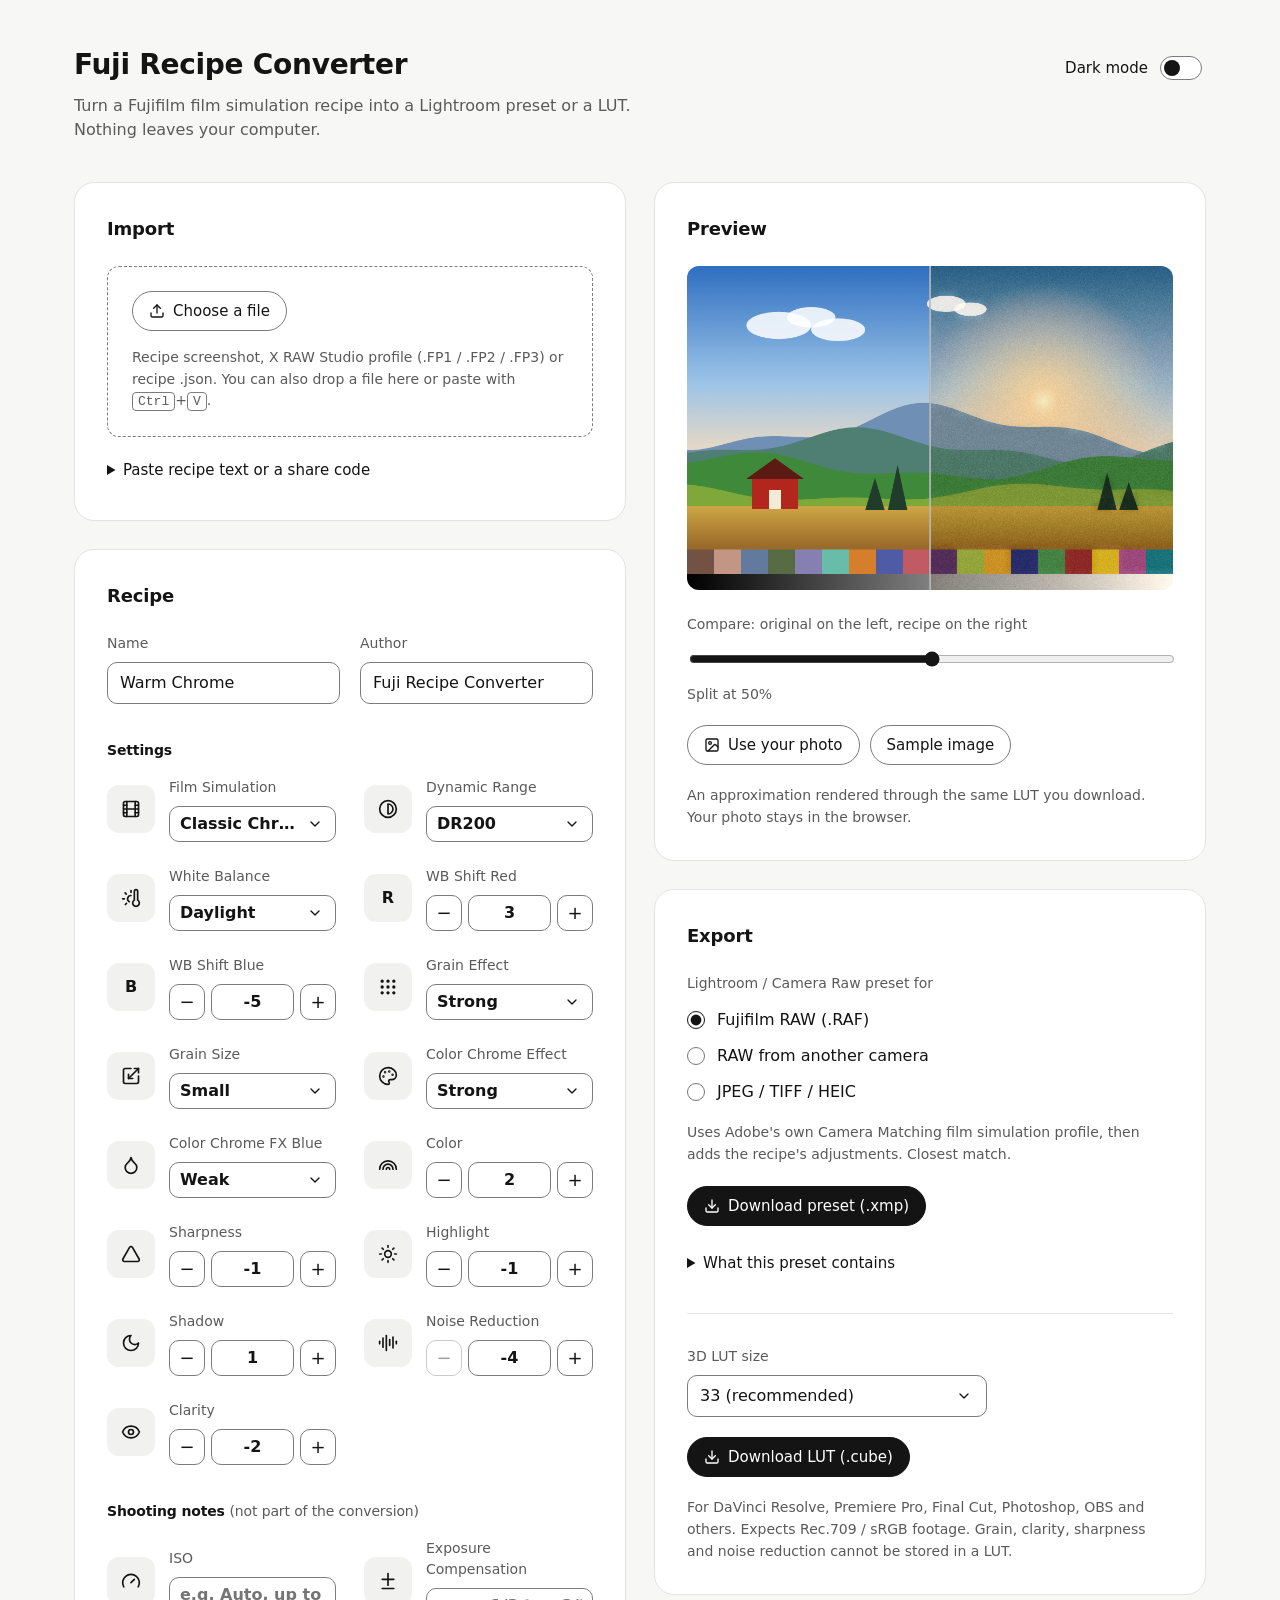
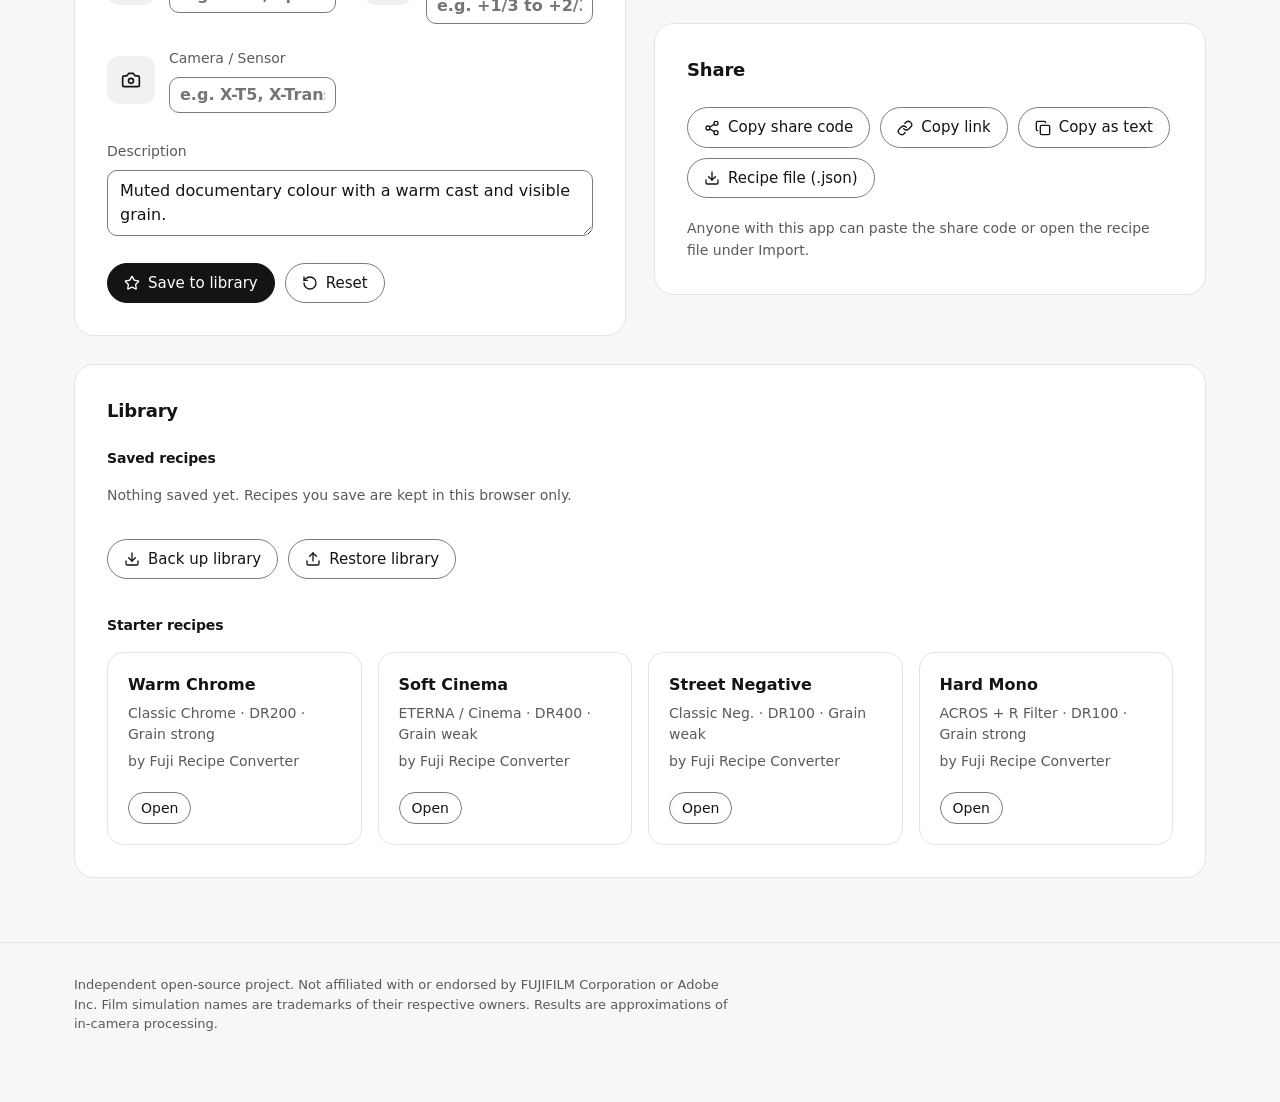
<file: index.html>
<!doctype html>
<html lang="en">
<head>
  <meta charset="utf-8">
  <meta name="viewport" content="width=device-width, initial-scale=1">
  <meta name="color-scheme" content="light dark">
  <meta name="description" content="Convert Fujifilm film simulation recipes into Lightroom presets (.xmp) and 3D LUTs (.cube). Runs entirely on your computer.">
  <title>Fuji Recipe Converter</title>
  <link rel="icon" href="data:image/svg+xml,%3Csvg xmlns='http://www.w3.org/2000/svg' viewBox='0 0 24 24'%3E%3Crect width='24' height='24' rx='6' fill='%23111'/%3E%3Ccircle cx='12' cy='12' r='5' fill='none' stroke='%23fff' stroke-width='2'/%3E%3C/svg%3E">
  <script>
    // Apply a saved theme choice before first paint (no flash). Without one, the system setting is used.
    try {
      var savedTheme = localStorage.getItem("fuji-recipe-converter.theme");
      if (savedTheme === "light" || savedTheme === "dark") document.documentElement.setAttribute("data-theme", savedTheme);
    } catch (e) { /* storage unavailable */ }
  </script>
  <link rel="stylesheet" href="css/styles.css">
</head>
<body>
  <a class="skip-link" href="#main">Skip to main content</a>

  <header class="site-header">
    <div class="wrap">
      <div>
        <h1>Fuji Recipe Converter</h1>
        <p class="lede">Turn a Fujifilm film simulation recipe into a Lightroom preset or a LUT. Nothing leaves your computer.</p>
      </div>
      <button type="button" class="theme-toggle" id="theme-toggle" role="switch" aria-checked="false">
        <span>Dark mode</span>
        <span class="track" aria-hidden="true"><span class="thumb"></span></span>
      </button>
    </div>
  </header>

  <main id="main" class="wrap layout">
    <div class="col">
      <section class="panel" aria-labelledby="h-import">
        <h2 id="h-import">Import</h2>
        <div id="dropzone" class="dropzone">
          <p>
            <button type="button" class="btn" id="btn-import-file"><span data-icon="upload"></span>Choose a file</button>
            <input type="file" id="import-file" class="visually-hidden" tabindex="-1" aria-hidden="true"
                   accept="image/*,.heic,.heif,.fp1,.fp2,.fp3,.json,.txt,.xml">
          </p>
          <p class="hint">Recipe screenshot, X RAW Studio profile (.FP1 / .FP2 / .FP3) or recipe .json. You can also drop a file here or paste with <kbd>Ctrl</kbd>+<kbd>V</kbd>.</p>
        </div>
        <details class="disclosure">
          <summary>Paste recipe text or a share code</summary>
          <label for="import-text" class="visually-hidden">Recipe text or share code</label>
          <textarea id="import-text" rows="6" spellcheck="false" placeholder="Film Simulation: Classic Chrome&#10;White Balance: Daylight, +2 Red &amp; -4 Blue&#10;Highlight: -1&#10;…"></textarea>
          <button type="button" class="btn" id="btn-import-text">Read recipe</button>
        </details>
        <p id="import-status" class="status-line" role="status"></p>
      </section>

      <section class="panel" aria-labelledby="h-recipe">
        <h2 id="h-recipe">Recipe</h2>
        <form id="recipe-form" novalidate>
          <div class="meta-grid">
            <div class="text-field">
              <label for="f-name">Name</label>
              <input type="text" id="f-name" maxlength="120" autocomplete="off">
            </div>
            <div class="text-field">
              <label for="f-author">Author</label>
              <input type="text" id="f-author" maxlength="120" autocomplete="off">
            </div>
          </div>

          <h3 class="subhead">Settings</h3>
          <div id="fields" class="fields"></div>

          <h3 class="subhead">Shooting notes <span class="muted">(not part of the conversion)</span></h3>
          <div id="fields-meta" class="fields"></div>

          <div class="text-field">
            <label for="f-notes">Description</label>
            <textarea id="f-notes" rows="2" maxlength="2000"></textarea>
          </div>

          <div class="actions">
            <button type="button" class="btn btn-primary" id="btn-save"><span data-icon="star"></span>Save to library</button>
            <button type="button" class="btn" id="btn-reset"><span data-icon="rotate-ccw"></span>Reset</button>
          </div>
        </form>
      </section>
    </div>

    <div class="col col-sticky">
      <section class="panel" aria-labelledby="h-preview">
        <h2 id="h-preview">Preview</h2>
        <div class="preview-frame">
          <canvas id="preview" width="900" height="600" role="img" aria-label="Preview image"></canvas>
        </div>
        <div class="compare">
          <label for="compare">Compare: original on the left, recipe on the right</label>
          <input type="range" id="compare" min="0" max="100" step="1" value="50" aria-describedby="compare-out">
          <output id="compare-out" for="compare"></output>
        </div>
        <div class="actions">
          <button type="button" class="btn" id="btn-photo"><span data-icon="image"></span>Use your photo</button>
          <input type="file" id="photo-file" class="visually-hidden" tabindex="-1" aria-hidden="true" accept="image/*,.heic,.heif">
          <button type="button" class="btn" id="btn-sample">Sample image</button>
        </div>
        <p class="hint">An approximation rendered through the same LUT you download. Your photo stays in the browser.</p>
      </section>

      <section class="panel" aria-labelledby="h-export">
        <h2 id="h-export">Export</h2>

        <fieldset class="choice">
          <legend>Lightroom / Camera Raw preset for</legend>
          <div id="xmp-targets"></div>
        </fieldset>
        <p id="xmp-hint" class="hint"></p>
        <div class="actions">
          <button type="button" class="btn btn-primary" id="btn-xmp"><span data-icon="download"></span>Download preset (.xmp)</button>
        </div>
        <details class="disclosure">
          <summary>What this preset contains</summary>
          <div id="xmp-details"></div>
        </details>

        <hr>

        <div class="inline-field">
          <label for="lut-size">3D LUT size</label>
          <select id="lut-size">
            <option value="17">17 (smallest file)</option>
            <option value="33" selected>33 (recommended)</option>
            <option value="65">65 (highest precision)</option>
          </select>
        </div>
        <div class="actions">
          <button type="button" class="btn btn-primary" id="btn-lut"><span data-icon="download"></span>Download LUT (.cube)</button>
        </div>
        <p class="hint">For DaVinci Resolve, Premiere Pro, Final Cut, Photoshop, OBS and others. Expects Rec.709 / sRGB footage. Grain, clarity, sharpness and noise reduction cannot be stored in a LUT.</p>
      </section>

      <section class="panel" aria-labelledby="h-share">
        <h2 id="h-share">Share</h2>
        <div class="actions">
          <button type="button" class="btn" id="btn-copy-code"><span data-icon="share-2"></span>Copy share code</button>
          <button type="button" class="btn" id="btn-copy-link"><span data-icon="link"></span>Copy link</button>
          <button type="button" class="btn" id="btn-copy-text"><span data-icon="copy"></span>Copy as text</button>
          <button type="button" class="btn" id="btn-json"><span data-icon="download"></span>Recipe file (.json)</button>
        </div>
        <p class="hint">Anyone with this app can paste the share code or open the recipe file under Import.</p>
      </section>
    </div>

    <section class="panel span-all" aria-labelledby="h-library">
      <h2 id="h-library">Library</h2>
      <h3 class="subhead">Saved recipes</h3>
      <p id="library-empty" class="hint">Nothing saved yet. Recipes you save are kept in this browser only.</p>
      <ul id="library" class="cards"></ul>
      <div class="actions">
        <button type="button" class="btn" id="btn-lib-export"><span data-icon="download"></span>Back up library</button>
        <button type="button" class="btn" id="btn-lib-import"><span data-icon="upload"></span>Restore library</button>
        <input type="file" id="lib-file" class="visually-hidden" tabindex="-1" aria-hidden="true" accept=".json">
      </div>
      <h3 class="subhead">Starter recipes</h3>
      <ul id="starters" class="cards"></ul>
    </section>
  </main>

  <footer class="site-footer">
    <div class="wrap">
      <p>Independent open-source project. Not affiliated with or endorsed by FUJIFILM Corporation or Adobe Inc. Film simulation names are trademarks of their respective owners. Results are approximations of in-camera processing.</p>
    </div>
  </footer>

  <div id="toast" class="toast" role="status" aria-live="polite"></div>

  <script src="js/data.js"></script>
  <script src="js/icons.js"></script>
  <script src="js/engine.js"></script>
  <script src="js/export.js"></script>
  <script src="js/parser.js"></script>
  <script src="js/app.js"></script>
</body>
</html>
</file>
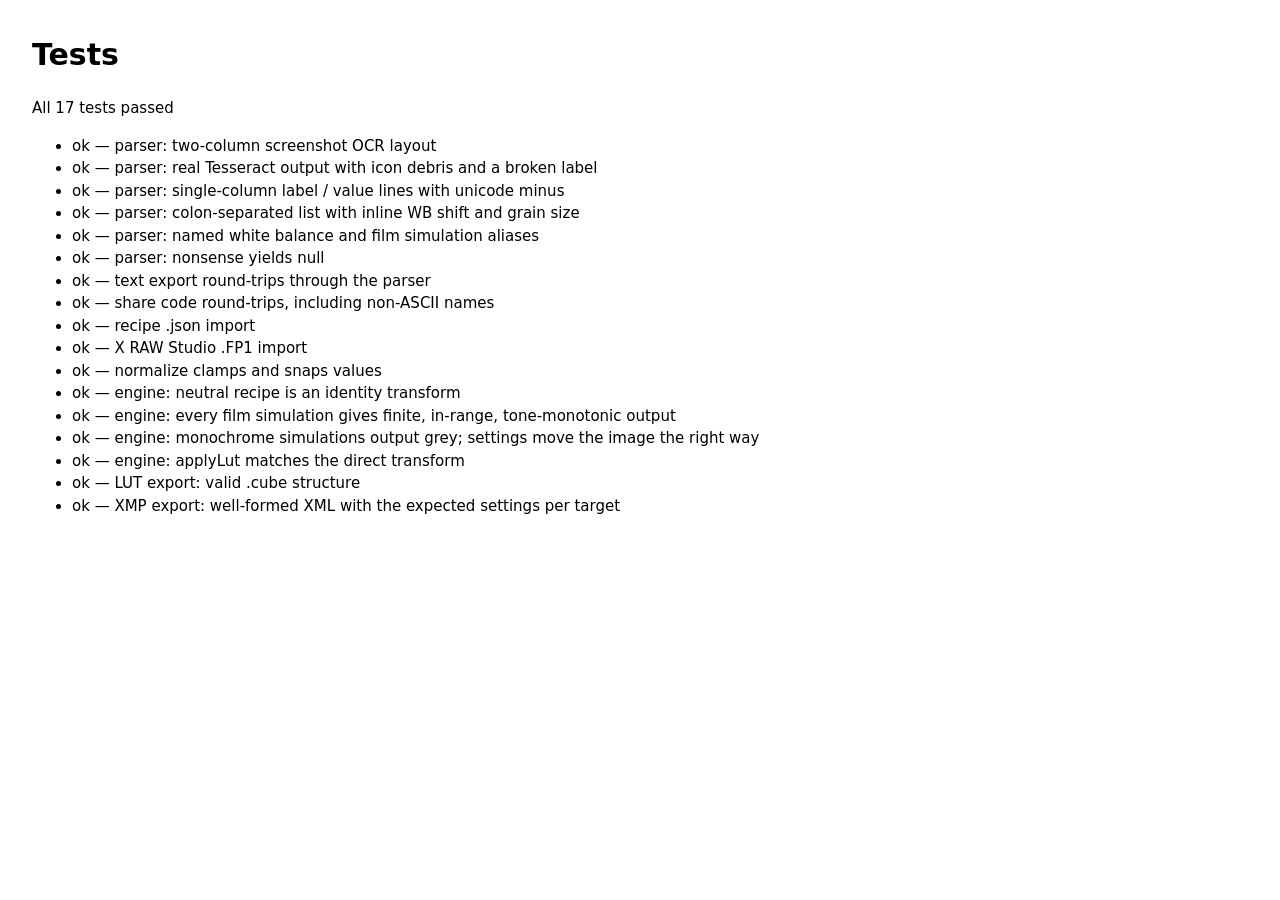
<file: tests/tests.html>
<!doctype html>
<html lang="en">
<head>
  <meta charset="utf-8">
  <title>Fuji Recipe Converter — tests</title>
  <style>
    body { font: 15px/1.5 system-ui, sans-serif; margin: 32px; }
    li.fail { font-weight: 700; }
    li.fail::before { content: "FAIL — "; }
    li.pass::before { content: "ok — "; }
  </style>
</head>
<body>
  <h1>Tests</h1>
  <p id="summary" role="status">Running…</p>
  <ul id="log"></ul>

  <script src="../js/data.js"></script>
  <script src="../js/engine.js"></script>
  <script src="../js/export.js"></script>
  <script src="../js/parser.js"></script>
  <script>
    (function () {
      "use strict";
      var log = document.getElementById("log"), passed = 0, failed = 0;
      function test(name, fn) {
        var li = document.createElement("li");
        try { fn(); li.className = "pass"; li.textContent = name; passed++; }
        catch (e) { li.className = "fail"; li.textContent = name + ": " + e.message; failed++; }
        log.appendChild(li);
      }
      function eq(a, b, what) {
        if (JSON.stringify(a) !== JSON.stringify(b)) throw new Error((what || "value") + " expected " + JSON.stringify(b) + ", got " + JSON.stringify(a));
      }
      function near(a, b, tol, what) {
        if (Math.abs(a - b) > tol) throw new Error((what || "value") + " expected ~" + b + ", got " + a);
      }
      function subset(actual, expected) {
        Object.keys(expected).forEach(function (k) { eq(actual[k], expected[k], k); });
      }

      var JAPAN = {
        filmSim: "classic-chrome", dynamicRange: "dr100", whiteBalance: "kelvin", wbShiftRed: 4, wbShiftBlue: -5,
        grainEffect: "strong", grainSize: "small", colorChromeEffect: "off", colorChromeFxBlue: "strong",
        color: 3, sharpness: -2, highlight: -2, shadow: 0, noiseReduction: -4, clarity: -2
      };

      test("parser: two-column screenshot OCR layout", function () {
        var text = [
          "Recipe Settings",
          "Film Simulation Dynamic Range",
          "Classic Chrome DR100",
          "White Balance R WB Shift Red",
          "COLOUR TEMPERATURE 4",
          "B WB Shift Blue Grain Effect",
          "-5 Strong",
          "Grain Size Color Chrome Effect",
          "Small Off",
          "Color Chrome FX Blue Color",
          "Strong 3",
          "Sharpness Highlight",
          "-2 -2.0",
          "Shadow Noise Reduction",
          "0.0 -4",
          "Clarity",
          "-2"
        ].join("\n");
        var res = FR.parseText(text, { ocr: true });
        subset(res.values, JAPAN);
        eq("name" in res.values, false, "name from OCR");
      });

      test("parser: real Tesseract output with icon debris and a broken label", function () {
        var text = "3 Recipe Settings\n\nCra Film Simulation DR] Dynamic Range\nClassic Chrome DR100\n\n" +
          "White Balance R WB Shift Red\nCOLOUR TEMPERATURE 4\n\nB WB Shift Blue >.\\\" Grain Effect\n\n-5 \\\"+ Strong\n\n" +
          "wes Grain Size 8 Color Chrome Effect\n\nsee Small Off\n\n® Color Chrome FX Blue MH Color\nStrong 3\n" +
          "Sharpness Highlight\n\nA ®\n-2 -2.0\n\n2) Shadow Wid Noise Reduction\n0.0 a -4\nClarit\n\no y\n-2\n";
        subset(FR.parseText(text, { ocr: true }).values, JAPAN);
      });

      test("parser: single-column label / value lines with unicode minus", function () {
        var res = FR.parseText("Film Simulation\nClassic Neg.\nHighlight\n−1.5\nShadow\n+2\nNoise Reduction\n–4\nGrain Effect\nWeak");
        subset(res.values, { filmSim: "classic-neg", highlight: -1.5, shadow: 2, noiseReduction: -4, grainEffect: "weak" });
      });

      test("parser: colon-separated list with inline WB shift and grain size", function () {
        var res = FR.parseText([
          "Kodak-ish Summer by Jane Doe",
          "Film Simulation: Classic Chrome",
          "Dynamic Range: DR400",
          "Grain Effect: Strong, Large",
          "Color Chrome Effect: Strong",
          "Color Chrome FX Blue: Weak",
          "White Balance: 5500K, +2 Red & -4 Blue",
          "Highlight: -1",
          "Shadow: +1.5",
          "Color: +2",
          "Sharpening: -2",
          "High ISO NR: -4",
          "Clarity: -3",
          "ISO: Auto, up to ISO 6400",
          "Exposure Compensation: +1/3 to +2/3"
        ].join("\n"));
        subset(res.values, {
          name: "Kodak-ish Summer", author: "Jane Doe", filmSim: "classic-chrome", dynamicRange: "dr400",
          grainEffect: "strong", grainSize: "large", colorChromeEffect: "strong", colorChromeFxBlue: "weak",
          whiteBalance: "kelvin", kelvin: 5500, wbShiftRed: 2, wbShiftBlue: -4, highlight: -1, shadow: 1.5,
          color: 2, sharpness: -2, noiseReduction: -4, clarity: -3, iso: "Auto, up to ISO 6400", exposureComp: "+1/3 to +2/3"
        });
      });

      test("parser: named white balance and film simulation aliases", function () {
        subset(FR.parseText("Film Simulation: PRO Neg. Hi\nWhite Balance: Auto White Priority, -1 Red & +3 Blue").values,
          { filmSim: "pro-neg-hi", whiteBalance: "auto-white", wbShiftRed: -1, wbShiftBlue: 3 });
        subset(FR.parseText("Film Simulation: Acros+R\nWhite Balance: Fluorescent 2").values,
          { filmSim: "acros-r", whiteBalance: "fluorescent-2" });
        subset(FR.parseText("Eterna Bleach Bypass\nColor: -2").values, { filmSim: "bleach-bypass", color: -2 });
      });

      test("parser: nonsense yields null", function () {
        eq(FR.parseText("hello world, nothing to see"), null);
        eq(FR.parseAny(""), null);
      });

      test("text export round-trips through the parser", function () {
        FR.STARTERS.concat([FR.normalize(Object.assign({ name: "Japan", author: "M", kelvin: 6100 }, JAPAN))]).forEach(function (r) {
          var back = FR.normalize(FR.parseAny(FR.toText(r)).values);
          back.notes = r.notes;
          eq(back, r, r.name);
        });
      });

      test("share code round-trips, including non-ASCII names", function () {
        var r = FR.normalize(Object.assign({ name: "Zażółć gęślą jaźń 日本", notes: "ü" }, JAPAN));
        var code = FR.toShareCode(r);
        eq(/^FR1\.[A-Za-z0-9_-]+$/.test(code), true, "code format");
        eq(FR.fromShareCode("see https://example.test/#r=" + code + " thanks"), r);
        eq(FR.fromShareCode("FR1.!!!"), null);
        eq(FR.parseAny(code).source, "share code");
      });

      test("recipe .json import", function () {
        var r = FR.normalize(JAPAN);
        eq(FR.normalize(FR.parseAny(JSON.stringify({ app: "x", recipe: r })).values), r);
      });

      test("X RAW Studio .FP1 import", function () {
        var xml = '﻿<?xml version="1.0" encoding="utf-8"?><ConversionProfile application="" version="">' +
          '<PropertyGroup device="X-T4" version="" label="Summer by Ana"><ExposureBias>P0P33</ExposureBias>' +
          '<DynamicRange>200</DynamicRange><FilmSimulation>ClassicNEGA</FilmSimulation><GrainEffect>WEAK</GrainEffect>' +
          '<GrainEffectSize>LARGE</GrainEffectSize><ChromeEffect>STRONG</ChromeEffect><ColorChromeBlue>OFF</ColorChromeBlue>' +
          '<WhiteBalance>Temperature</WhiteBalance><WBShiftR>-2</WBShiftR><WBShiftB>3</WBShiftB><WBColorTemp>6300K</WBColorTemp>' +
          '<HighlightTone>-1.5</HighlightTone><ShadowTone>2</ShadowTone><Color>-3</Color><Sharpness>1</Sharpness>' +
          '<NoisReduction>-4</NoisReduction><Clarity>4</Clarity></PropertyGroup></ConversionProfile>';
        var res = FR.parseAny(xml);
        subset(res.values, {
          name: "Summer", author: "Ana", camera: "X-T4", filmSim: "classic-neg", dynamicRange: "dr200",
          grainEffect: "weak", grainSize: "large", colorChromeEffect: "strong", colorChromeFxBlue: "off",
          whiteBalance: "kelvin", kelvin: 6300, wbShiftRed: -2, wbShiftBlue: 3, highlight: -1.5, shadow: 2,
          color: -3, sharpness: 1, noiseReduction: -4, clarity: 4, exposureComp: "+0.33 EV"
        });
        subset(FR.parseAny(xml.replace("Temperature", "FLight1").replace("ClassicNEGA", "BR")).values,
          { whiteBalance: "fluorescent-1", filmSim: "monochrome-r" });
      });

      test("normalize clamps and snaps values", function () {
        var r = FR.normalize({ filmSim: "nope", highlight: 9, shadow: -0.74, color: "3", wbShiftRed: -40, kelvin: 5555 });
        subset(r, { filmSim: "provia", highlight: 4, shadow: -0.5, color: 3, wbShiftRed: -9, kelvin: 5560 });
      });

      test("engine: neutral recipe is an identity transform", function () {
        var look = FR.derive(FR.DEFAULT_RECIPE, { drInCurve: true }), f = FR.makeTransform(look), out = [0, 0, 0];
        [[0, 0, 0], [1, 1, 1], [0.5, 0.5, 0.5], [0.8, 0.2, 0.1], [0.1, 0.6, 0.9]].forEach(function (c) {
          f(c[0], c[1], c[2], out);
          for (var i = 0; i < 3; i++) near(out[i], c[i], 1e-6, "channel " + i + " of " + c);
        });
      });

      test("engine: every film simulation gives finite, in-range, tone-monotonic output", function () {
        FR.SIMS.forEach(function (sim) {
          [-2, 4].forEach(function (tone) {
            var look = FR.derive({ filmSim: sim.id, highlight: tone, shadow: tone, dynamicRange: "dr400", color: 4,
              colorChromeEffect: "strong", colorChromeFxBlue: "strong", wbShiftRed: 9, wbShiftBlue: -9 }, { drInCurve: true });
            var lut = FR.buildLut(look, 9), prev = -1, f = FR.makeTransform(FR.derive({ filmSim: sim.id, highlight: tone, shadow: tone })), out = [0, 0, 0];
            for (var i = 0; i < lut.length; i++) if (!(lut[i] >= 0 && lut[i] <= 1)) throw new Error(sim.id + " LUT value " + lut[i]);
            for (var g = 0; g <= 64; g++) {
              f(g / 64, g / 64, g / 64, out);
              if (out[1] < prev - 1e-9) throw new Error(sim.id + " grey ramp not monotonic at " + g);
              prev = out[1];
            }
          });
        });
      });

      test("engine: monochrome simulations output grey; settings move the image the right way", function () {
        var out = [0, 0, 0], base = [0, 0, 0];
        FR.makeTransform(FR.derive({ filmSim: "acros-r" }))(0.8, 0.3, 0.2, out);
        near(out[0], out[1], 1e-9); near(out[1], out[2], 1e-9);

        FR.makeTransform(FR.derive({}))(0.6, 0.4, 0.3, base);
        FR.makeTransform(FR.derive({ color: 4 }))(0.6, 0.4, 0.3, out);
        if (!(out[0] - out[2] > base[0] - base[2])) throw new Error("Color +4 should increase saturation");
        FR.makeTransform(FR.derive({ wbShiftRed: 5, wbShiftBlue: -5 }))(0.5, 0.5, 0.5, out);
        if (!(out[0] > 0.5 && out[2] < 0.5)) throw new Error("R+ B- should warm a grey");
        FR.makeTransform(FR.derive({ shadow: 3 }))(0.25, 0.25, 0.25, out);
        if (!(out[0] < 0.25)) throw new Error("Shadow + should darken shadows");
        FR.makeTransform(FR.derive({ highlight: 3 }))(0.75, 0.75, 0.75, out);
        if (!(out[0] > 0.75)) throw new Error("Highlight + should brighten highlights");
        FR.makeTransform(FR.derive({ colorChromeFxBlue: "strong" }))(0.2, 0.3, 0.9, out);
        if (!(out[2] < 0.9)) throw new Error("Color Chrome FX Blue should deepen blue");
      });

      test("engine: applyLut matches the direct transform", function () {
        var look = FR.derive(JAPAN, { drInCurve: true }), n = 33, lut = FR.buildLut(look, n), f = FR.makeTransform(look);
        var src = new Uint8ClampedArray([200, 120, 40, 255, 10, 200, 240, 255, 128, 128, 128, 255, 255, 255, 255, 255]);
        var dst = new Uint8ClampedArray(src.length), out = [0, 0, 0];
        FR.applyLut(src, dst, 4, 1, lut, n, 0);
        for (var p = 0; p < 4; p++) {
          f(src[p * 4] / 255, src[p * 4 + 1] / 255, src[p * 4 + 2] / 255, out);
          for (var c = 0; c < 3; c++) near(dst[p * 4 + c], out[c] * 255, 3, "pixel " + p + " channel " + c);
        }
      });

      test("LUT export: valid .cube structure", function () {
        var cube = FR.toCube(Object.assign({ name: 'My "LUT" ż' }, JAPAN), 17), lines = cube.split("\n");
        var data = lines.filter(function (l) { return /^[\d.]+ [\d.]+ [\d.]+$/.test(l); });
        eq(data.length, 17 * 17 * 17, "data rows");
        eq(lines.indexOf("LUT_3D_SIZE 17") > 0, true, "size line");
        eq(lines.filter(function (l) { return /^TITLE "[\x20-\x7E]*"$/.test(l) && l.split('"').length === 3; }).length, 1, "title line");
        // Red varies fastest: the second row is one red step up from black.
        var second = data[1].split(" ").map(Number);
        if (!(second[0] > second[2])) throw new Error("red should vary fastest");
      });

      test("XMP export: well-formed XML with the expected settings per target", function () {
        var NS = "http://ns.adobe.com/camera-raw-settings/1.0/";
        function desc(recipe, target) {
          var doc = new DOMParser().parseFromString(FR.toXmp(recipe, target), "application/xml");
          if (doc.getElementsByTagName("parsererror").length) throw new Error("XML parse error for " + target);
          return doc.getElementsByTagNameNS("http://www.w3.org/1999/02/22-rdf-syntax-ns#", "Description")[0];
        }
        var r = Object.assign({ name: 'A & B <"x">', kelvin: 6000 }, JAPAN);

        var fuji = desc(r, "fuji");
        eq(fuji.getAttributeNS(NS, "CameraProfile"), "Camera CLASSIC CHROME");
        eq(fuji.getAttributeNS(NS, "WhiteBalance"), "Custom");
        eq(+fuji.getAttributeNS(NS, "Temperature") > 6000, true, "warmer than 6000 K");
        eq(fuji.getAttributeNS(NS, "Tint"), "+8");
        eq(fuji.getAttributeNS(NS, "Saturation"), "+18");
        eq(fuji.getAttributeNS(NS, "LuminanceAdjustmentBlue"), "-20");
        eq(fuji.getAttributeNS(NS, "HueAdjustmentBlue"), null, "no simulated hue with a camera profile");
        eq(fuji.getAttributeNS(NS, "GrainAmount"), "35");
        eq(fuji.getAttributeNS(NS, "Clarity2012"), "-14");
        eq(fuji.getAttributeNS(NS, "PresetType"), "Normal");
        eq(/^[0-9A-F]{32}$/.test(fuji.getAttributeNS(NS, "UUID")), true, "UUID");
        eq(fuji.getElementsByTagNameNS(NS, "Name")[0].textContent.trim(), 'A & B <"x">');
        eq(fuji.getElementsByTagNameNS(NS, "ToneCurvePV2012")[0].getElementsByTagName("rdf:li").length, 5, "curve points");

        var raw = desc(r, "raw");
        eq(raw.getAttributeNS(NS, "CameraProfile"), null);
        eq(raw.getAttributeNS(NS, "HueAdjustmentBlue"), "-12");
        eq(raw.getAttributeNS(NS, "Saturation"), "+2");

        var jpg = desc(r, "rendered");
        eq(jpg.getAttributeNS(NS, "Temperature"), null);
        eq(jpg.getAttributeNS(NS, "IncrementalTemperature"), "+20");
        eq(jpg.getAttributeNS(NS, "IncrementalTint"), "-2");

        var mono = desc({ filmSim: "acros-r", monoWC: 6 }, "raw");
        eq(mono.getAttributeNS(NS, "ConvertToGrayscale"), "True");
        eq(mono.getAttributeNS(NS, "GrayMixerRed"), "+30");
        eq(mono.getAttributeNS(NS, "Saturation"), null);
        eq(+mono.getAttributeNS(NS, "ColorGradeGlobalSat") > 0, true, "mono toning");

        var auto = desc({ filmSim: "provia", wbShiftRed: 3, wbShiftBlue: -3 }, "fuji");
        eq(auto.getAttributeNS(NS, "WhiteBalance"), null, "auto WB leaves white balance alone");
        eq(+auto.getAttributeNS(NS, "ColorGradeGlobalSat") > 0, true, "shift as colour grade");
        eq(auto.getElementsByTagNameNS(NS, "ToneCurvePV2012").length, 0, "no curve for neutral tones");
      });

      document.getElementById("summary").textContent = failed ? failed + " failed, " + passed + " passed" : "All " + passed + " tests passed";
      document.title = (failed ? "FAIL " : "PASS ") + document.title;
    })();
  </script>
</body>
</html>
</file>
<file: css/styles.css>
/* Fuji Recipe Converter — minimal, monochrome, accessible (WCAG 2.2 AA contrast and focus). */

:root {
  color-scheme: light;
  --bg: #f7f7f6;            /* page */
  --surface: #ffffff;       /* panels and inputs */
  --fg: #141414;
  --muted: #5a5a5a;         /* 6.4:1 on --bg */
  --line: #e3e3e1;          /* decorative separators */
  --control: #7c7c7c;       /* control outlines, at least 3:1 on --surface and --bg */
  --tile: #f1f1ef;
  --hover: #efefed;
  --primary-bg: #141414;
  --primary-fg: #ffffff;
  --chevron: url("data:image/svg+xml,%3Csvg xmlns='http://www.w3.org/2000/svg' viewBox='0 0 24 24' fill='none' stroke='%23141414' stroke-width='2' stroke-linecap='round' stroke-linejoin='round'%3E%3Cpath d='m6 9 6 6 6-6'/%3E%3C/svg%3E");   /* select arrow (Lucide chevron-down) */
  --radius: 12px;
  --font: system-ui, -apple-system, "Segoe UI", Roboto, "Helvetica Neue", Arial, sans-serif;
  --mono: ui-monospace, "SF Mono", "Cascadia Mono", Consolas, monospace;
}

/* Dark: follows the system unless the visitor picked a theme with the toggle. */
@media (prefers-color-scheme: dark) {
  :root:not([data-theme="light"]) {
    color-scheme: dark;
    --bg: #0c0c0c;
    --surface: #141414;
    --fg: #f2f2f2;
    --muted: #a8a8a8;
    --line: #272727;
    --control: #808080;
    --tile: #1f1f1f;
    --hover: #1f1f1f;
    --primary-bg: #f2f2f2;
    --primary-fg: #0c0c0c;
    --chevron: url("data:image/svg+xml,%3Csvg xmlns='http://www.w3.org/2000/svg' viewBox='0 0 24 24' fill='none' stroke='%23f2f2f2' stroke-width='2' stroke-linecap='round' stroke-linejoin='round'%3E%3Cpath d='m6 9 6 6 6-6'/%3E%3C/svg%3E");
  }
}
:root[data-theme="dark"] {
  color-scheme: dark;
  --bg: #0c0c0c;
  --surface: #141414;
  --fg: #f2f2f2;
  --muted: #a8a8a8;
  --line: #272727;
  --control: #808080;
  --tile: #1f1f1f;
  --hover: #1f1f1f;
  --primary-bg: #f2f2f2;
  --primary-fg: #0c0c0c;
  --chevron: url("data:image/svg+xml,%3Csvg xmlns='http://www.w3.org/2000/svg' viewBox='0 0 24 24' fill='none' stroke='%23f2f2f2' stroke-width='2' stroke-linecap='round' stroke-linejoin='round'%3E%3Cpath d='m6 9 6 6 6-6'/%3E%3C/svg%3E");
}

*, *::before, *::after { box-sizing: border-box; }

html { -webkit-text-size-adjust: 100%; }

body {
  margin: 0;
  background: var(--bg);
  color: var(--fg);
  font: 400 1rem/1.5 var(--font);
}

.wrap { max-width: 1180px; margin: 0 auto; padding: 0 24px; }

h1, h2, h3 { margin: 0; font-weight: 600; letter-spacing: -0.01em; }
h1 { font-size: 1.75rem; line-height: 1.2; }
h2 { font-size: 1.125rem; margin-bottom: 24px; }
.subhead { font-size: 0.875rem; margin: 36px 0 16px; }
h2 + .subhead { margin-top: 0; }
p { margin: 0 0 12px; }
.muted { color: var(--muted); font-weight: 400; }
.hint { color: var(--muted); font-size: 0.875rem; line-height: 1.55; }
.panel > :last-child, .panel form > :last-child { margin-bottom: 0; }
hr { border: 0; border-top: 1px solid var(--line); margin: 32px 0; }

kbd {
  font: 0.8125rem var(--mono);
  padding: 1px 5px;
  border: 1px solid var(--control);
  border-radius: 4px;
}

.visually-hidden {
  position: absolute !important;
  width: 1px; height: 1px;
  margin: -1px; padding: 0; border: 0;
  overflow: hidden;
  clip: rect(0 0 0 0);
  clip-path: inset(50%);
  white-space: nowrap;
}

.skip-link {
  position: absolute; left: 16px; top: -60px;
  padding: 10px 16px;
  background: var(--primary-bg); color: var(--primary-fg);
  border-radius: 8px;
  z-index: 10;
}
.skip-link:focus { top: 16px; }

:focus-visible { outline: 2px solid var(--fg); outline-offset: 2px; }

/* ---------- Layout ---------- */

.site-header { padding: 48px 0 40px; }
.site-header .wrap { display: flex; align-items: flex-start; justify-content: space-between; gap: 24px; }
.theme-toggle {
  flex: none;
  display: inline-flex; align-items: center; gap: 12px;
  min-height: 40px; padding: 8px 4px;
  background: none; border: 0; border-radius: 8px;
  font-size: 0.9375rem; font-weight: 500;
  cursor: pointer;
}
.theme-toggle .track {
  position: relative; flex: none;
  width: 42px; height: 24px;
  background: var(--surface);
  border: 1px solid var(--control);
  border-radius: 999px;
}
.theme-toggle .thumb {
  position: absolute; top: 3px; left: 3px;
  width: 16px; height: 16px;
  background: var(--fg);
  border-radius: 50%;
  transition: transform 0.15s;
}
.theme-toggle[aria-checked="true"] .track { background: var(--fg); border-color: var(--fg); }
.theme-toggle[aria-checked="true"] .thumb { background: var(--bg); transform: translateX(18px); }
.lede { color: var(--muted); margin: 12px 0 0; max-width: 60ch; }

.layout { display: grid; gap: 28px; grid-template-columns: minmax(0, 1fr); padding-bottom: 64px; }
.col { display: grid; gap: 28px; align-content: start; min-width: 0; }

@media (min-width: 980px) {
  .layout { grid-template-columns: minmax(0, 1fr) minmax(0, 1fr); align-items: start; }
  .span-all { grid-column: 1 / -1; }
}

.panel {
  background: var(--surface);
  border: 1px solid var(--line);
  border-radius: 20px;
  padding: 32px;
  min-width: 0;
}

.site-footer { border-top: 1px solid var(--line); padding: 32px 0 56px; color: var(--muted); font-size: 0.8125rem; }
.site-footer p { max-width: 80ch; }

/* ---------- Controls ---------- */

button, input, select, textarea { font: inherit; color: inherit; }

.btn {
  display: inline-flex; align-items: center; gap: 8px;
  min-height: 40px;
  padding: 8px 16px;
  background: transparent;
  border: 1px solid var(--control);
  border-radius: 999px;
  font-size: 0.9375rem; font-weight: 500;
  cursor: pointer;
}
.btn:hover { background: var(--hover); }
.btn-primary { background: var(--primary-bg); color: var(--primary-fg); border-color: var(--primary-bg); }
.btn-primary:hover { background: var(--primary-bg); opacity: 0.85; }
.btn[disabled] { opacity: 0.55; cursor: progress; }
.btn .icon { width: 16px; height: 16px; flex: none; }
.btn-small { min-height: 32px; padding: 4px 12px; font-size: 0.875rem; }

.actions { display: flex; flex-wrap: wrap; gap: 10px; margin-top: 20px; }
.actions + .hint, .actions + .disclosure { margin-top: 20px; }

input[type="text"], input[type="number"], select, textarea {
  width: 100%;
  min-height: 40px;
  padding: 8px 12px;
  background: var(--surface);
  border: 1px solid var(--control);
  border-radius: 10px;
}
textarea { resize: vertical; font-family: var(--font); }
#import-text { font: 0.875rem/1.5 var(--mono); margin: 12px 0 16px; }

.text-field { margin-top: 28px; }
.text-field label, .inline-field label, .compare label, .choice legend {
  display: block; font-size: 0.875rem; color: var(--muted); margin-bottom: 8px;
}
.meta-grid { display: grid; gap: 20px 20px; grid-template-columns: repeat(auto-fit, minmax(200px, 1fr)); }
.meta-grid .text-field { margin-top: 0; }
.inline-field { max-width: 300px; }

/* ---------- Recipe fields ---------- */

.fields { display: grid; gap: 24px 28px; grid-template-columns: repeat(auto-fill, minmax(196px, 1fr)); }

.field { display: grid; grid-template-columns: 48px minmax(0, 1fr); gap: 0 14px; align-items: center; }
.field[hidden] { display: none; }
.field .tile {
  width: 48px; height: 48px;
  display: grid; place-items: center;
  background: var(--tile);
  border-radius: var(--radius);
  font-weight: 700;
}
.field label { display: block; font-size: 0.875rem; color: var(--muted); margin-bottom: 8px; }
.field select, .field input[type="text"] { min-height: 36px; padding: 4px 10px; font-weight: 600; }

/* Own arrow instead of the native one, which sits too close to the rounded edge. */
select {
  -webkit-appearance: none; appearance: none;
  padding-right: 40px;
  background-image: var(--chevron);
  background-repeat: no-repeat;
  background-position: right 14px center;
  background-size: 16px 16px;
  text-overflow: ellipsis;
  cursor: pointer;
}
.field select { padding-right: 36px; background-position: right 12px center; }

.stepper { display: grid; grid-template-columns: 36px minmax(0, 1fr) 36px; gap: 6px; align-items: center; }
.stepper input {
  min-height: 36px; padding: 4px 6px;
  text-align: center; font-weight: 600; font-variant-numeric: tabular-nums;
  -moz-appearance: textfield; appearance: textfield;
}
.stepper input::-webkit-outer-spin-button, .stepper input::-webkit-inner-spin-button { -webkit-appearance: none; margin: 0; }
.stepper button {
  width: 36px; height: 36px;
  display: grid; place-items: center;
  background: transparent;
  border: 1px solid var(--control);
  border-radius: 10px;
  font-size: 1.125rem; line-height: 1;
  cursor: pointer;
}
.stepper button:hover { background: var(--hover); }
.stepper button[disabled] { opacity: 0.4; cursor: default; }

/* ---------- Import ---------- */

.dropzone {
  border: 1px dashed var(--control);
  border-radius: var(--radius);
  padding: 24px;
}
.dropzone p { margin-bottom: 16px; }
.dropzone p:last-child { margin-bottom: 0; }
.dropzone.is-over { background: var(--tile); border-style: solid; }

.disclosure { margin-top: 16px; }
.disclosure summary {
  cursor: pointer; font-size: 0.9375rem; font-weight: 500;
  padding: 6px 0; min-height: 32px;
}
.status-line { margin: 20px 0 0; font-size: 0.875rem; }
.status-line:empty { display: none; }
.status-line.is-error { font-weight: 600; }
.status-line.is-error::before { content: "⚠ "; }

/* ---------- Preview ---------- */

.preview-frame { background: var(--tile); border-radius: var(--radius); overflow: hidden; line-height: 0; }
#preview { display: block; width: 100%; height: auto; }

.compare { margin-top: 24px; }
.compare input[type="range"] { width: 100%; min-height: 28px; accent-color: var(--fg); }
.compare output { display: block; font-size: 0.875rem; color: var(--muted); margin-top: 4px; }

/* ---------- Export ---------- */

.choice { border: 0; margin: 0; padding: 0; }
.choice legend { padding: 0; }
.choice label { display: flex; align-items: center; gap: 12px; min-height: 36px; margin: 0; color: var(--fg); font-size: 1rem; cursor: pointer; }
.choice input[type="radio"] { width: 18px; height: 18px; margin: 0; accent-color: var(--fg); }
#xmp-hint { margin: 12px 0 0; }

#xmp-details table { width: 100%; border-collapse: collapse; font-size: 0.8125rem; margin-top: 8px; }
#xmp-details caption { text-align: left; color: var(--muted); padding-bottom: 6px; }
#xmp-details th, #xmp-details td { text-align: left; padding: 5px 0; border-bottom: 1px solid var(--line); font-weight: 400; }
#xmp-details td { font-family: var(--mono); text-align: right; overflow-wrap: anywhere; }
#xmp-details ul { margin: 12px 0 0; padding-left: 18px; color: var(--muted); font-size: 0.8125rem; }

/* ---------- Library ---------- */

.cards { list-style: none; margin: 0; padding: 0; display: grid; gap: 16px; grid-template-columns: repeat(auto-fill, minmax(230px, 1fr)); }
.card { border: 1px solid var(--line); border-radius: 16px; padding: 20px; display: flex; flex-direction: column; gap: 6px; }
.card h4 { margin: 0; font-size: 1rem; font-weight: 600; overflow-wrap: anywhere; }
.card p { margin: 0; font-size: 0.875rem; color: var(--muted); }
.card .actions { margin-top: 14px; }

/* ---------- Toast ---------- */

.toast {
  position: fixed; left: 50%; bottom: 24px;
  transform: translateX(-50%);
  max-width: min(90vw, 520px);
  padding: 10px 18px;
  background: var(--primary-bg); color: var(--primary-fg);
  border-radius: 999px;
  font-size: 0.9375rem;
  opacity: 0; pointer-events: none;
  transition: opacity 0.2s;
}
.toast.is-visible { opacity: 1; }

@media (prefers-reduced-motion: reduce) {
  *, *::before, *::after { transition: none !important; animation: none !important; scroll-behavior: auto !important; }
}

@media (forced-colors: active) {
  select { -webkit-appearance: auto; appearance: auto; background-image: none; padding-right: 12px; }
  .field .tile, .btn, .panel, .card { border: 1px solid CanvasText; }
  .theme-toggle .thumb { background: CanvasText; }
  .theme-toggle[aria-checked="true"] .track { background: Highlight; }
}

@media (max-width: 520px) {
  .wrap { padding: 0 16px; }
  .panel { padding: 22px; border-radius: 16px; }
  .site-header { padding: 28px 0 24px; }
  .site-header .wrap { gap: 16px; }
}
</file>
